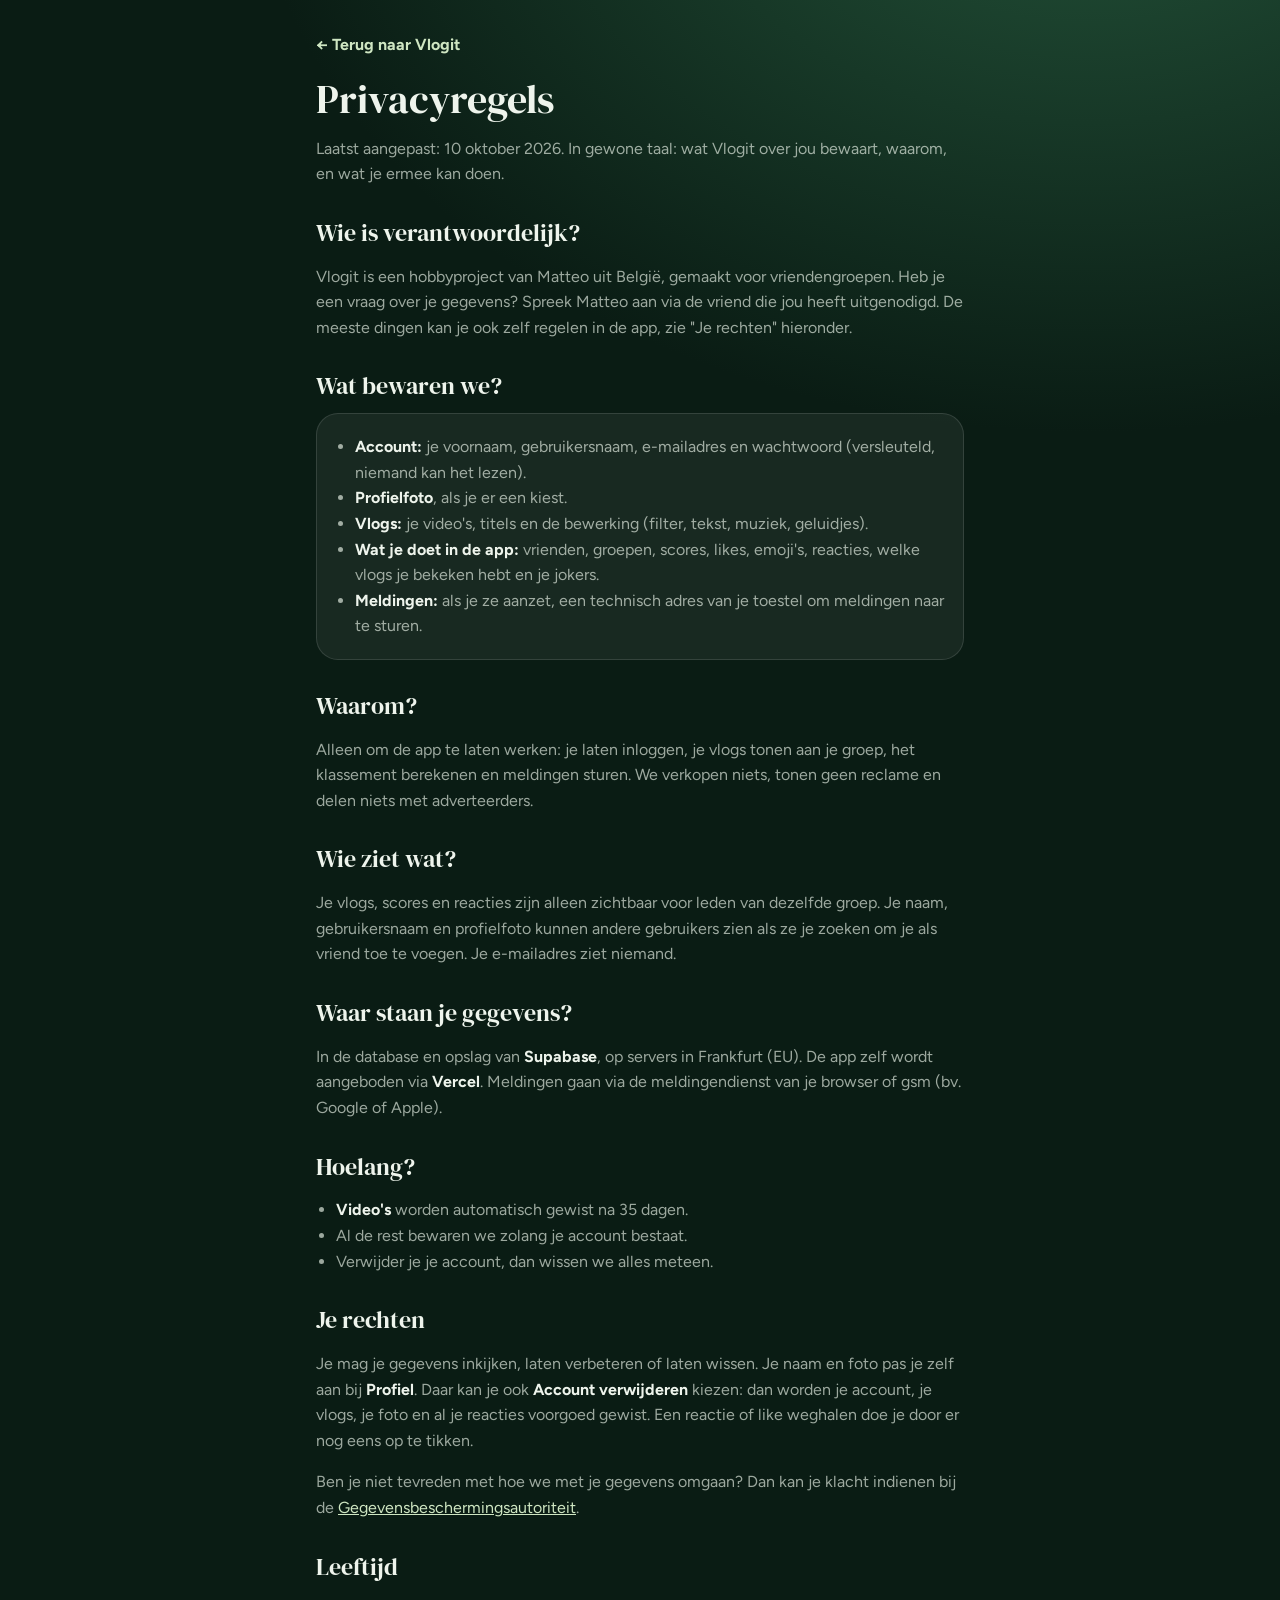
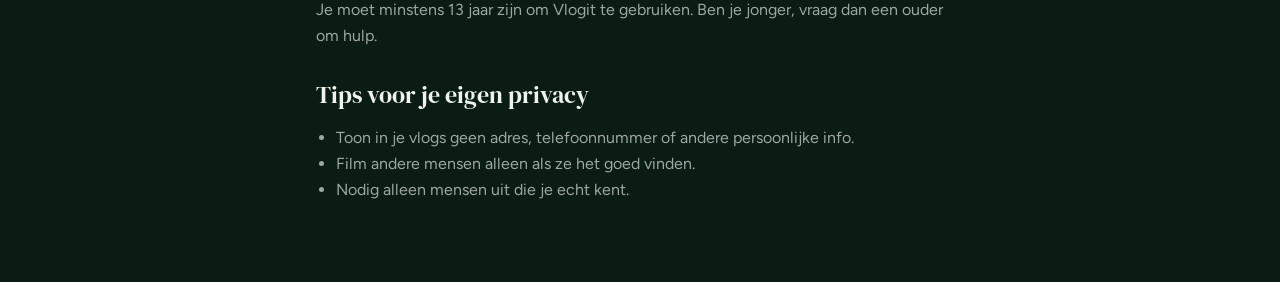
<file: privacy.html>
<!doctype html>
<html lang="nl">
<head>
  <meta charset="utf-8">
  <meta name="viewport" content="width=device-width,initial-scale=1,viewport-fit=cover">
  <title>Privacy · Vlogit</title>
  <meta name="theme-color" content="#0a1c14">
  <link rel="icon" href="icon.svg" type="image/svg+xml">
  <link rel="stylesheet" href="https://fonts.googleapis.com/css2?family=DM+Serif+Display&family=Figtree:wght@400;600;700&display=swap">
  <style>
    :root{--bg:#0a1c14;--ink:#eef4ec;--muted:rgba(232,242,230,.66);--hot:#cfe6c2;--line:rgba(255,255,255,.12);--surface:rgba(255,255,255,.06);color-scheme:dark}
    *{box-sizing:border-box}
    body{margin:0;background:radial-gradient(110% 55% at 85% -10%,#24543a 0%,transparent 60%),var(--bg);color:var(--ink);font:16px/1.6 "Figtree",system-ui,sans-serif}
    main{max-width:680px;margin:0 auto;padding-inline:16px;padding-block:32px 64px}
    h1{font:400 40px/1.05 "DM Serif Display",Georgia,serif;margin:12px 0 8px}
    h2{font:400 24px/1.2 "DM Serif Display",Georgia,serif;margin:32px 0 8px}
    p,li{color:var(--muted)} b{color:var(--ink)}
    a{color:var(--hot)}
    .card{background:var(--surface);border:1px solid var(--line);border-radius:22px;padding:4px 18px;margin-top:12px}
    .back{display:inline-block;margin-bottom:8px;font-weight:700;text-decoration:none}
    ul{padding-left:20px}
  </style>
</head>
<body>
<main>
  <a class="back" href="/">← Terug naar Vlogit</a>
  <h1>Privacyregels</h1>
  <p>Laatst aangepast: 10 oktober 2026. In gewone taal: wat Vlogit over jou bewaart, waarom, en wat je ermee kan doen.</p>

  <h2>Wie is verantwoordelijk?</h2>
  <p>Vlogit is een hobbyproject van Matteo uit België, gemaakt voor vriendengroepen. Heb je een vraag over je gegevens? Spreek Matteo aan via de vriend die jou heeft uitgenodigd. De meeste dingen kan je ook zelf regelen in de app, zie "Je rechten" hieronder.</p>

  <h2>Wat bewaren we?</h2>
  <div class="card"><ul>
    <li><b>Account:</b> je voornaam, gebruikersnaam, e-mailadres en wachtwoord (versleuteld, niemand kan het lezen).</li>
    <li><b>Profielfoto</b>, als je er een kiest.</li>
    <li><b>Vlogs:</b> je video's, titels en de bewerking (filter, tekst, muziek, geluidjes).</li>
    <li><b>Wat je doet in de app:</b> vrienden, groepen, scores, likes, emoji's, reacties, welke vlogs je bekeken hebt en je jokers.</li>
    <li><b>Meldingen:</b> als je ze aanzet, een technisch adres van je toestel om meldingen naar te sturen.</li>
  </ul></div>

  <h2>Waarom?</h2>
  <p>Alleen om de app te laten werken: je laten inloggen, je vlogs tonen aan je groep, het klassement berekenen en meldingen sturen. We verkopen niets, tonen geen reclame en delen niets met adverteerders.</p>

  <h2>Wie ziet wat?</h2>
  <p>Je vlogs, scores en reacties zijn alleen zichtbaar voor leden van dezelfde groep. Je naam, gebruikersnaam en profielfoto kunnen andere gebruikers zien als ze je zoeken om je als vriend toe te voegen. Je e-mailadres ziet niemand.</p>

  <h2>Waar staan je gegevens?</h2>
  <p>In de database en opslag van <b>Supabase</b>, op servers in Frankfurt (EU). De app zelf wordt aangeboden via <b>Vercel</b>. Meldingen gaan via de meldingendienst van je browser of gsm (bv. Google of Apple).</p>

  <h2>Hoelang?</h2>
  <ul>
    <li><b>Video's</b> worden automatisch gewist na 35 dagen.</li>
    <li>Al de rest bewaren we zolang je account bestaat.</li>
    <li>Verwijder je je account, dan wissen we alles meteen.</li>
  </ul>

  <h2>Je rechten</h2>
  <p>Je mag je gegevens inkijken, laten verbeteren of laten wissen. Je naam en foto pas je zelf aan bij <b>Profiel</b>. Daar kan je ook <b>Account verwijderen</b> kiezen: dan worden je account, je vlogs, je foto en al je reacties voorgoed gewist. Een reactie of like weghalen doe je door er nog eens op te tikken.</p>
  <p>Ben je niet tevreden met hoe we met je gegevens omgaan? Dan kan je klacht indienen bij de <a href="https://www.gegevensbeschermingsautoriteit.be" target="_blank" rel="noopener">Gegevensbeschermingsautoriteit</a>.</p>

  <h2>Leeftijd</h2>
  <p>Je moet minstens 13 jaar zijn om Vlogit te gebruiken. Ben je jonger, vraag dan een ouder om hulp.</p>

  <h2>Tips voor je eigen privacy</h2>
  <ul>
    <li>Toon in je vlogs geen adres, telefoonnummer of andere persoonlijke info.</li>
    <li>Film andere mensen alleen als ze het goed vinden.</li>
    <li>Nodig alleen mensen uit die je echt kent.</li>
  </ul>
</main>
</body>
</html>
</file>
